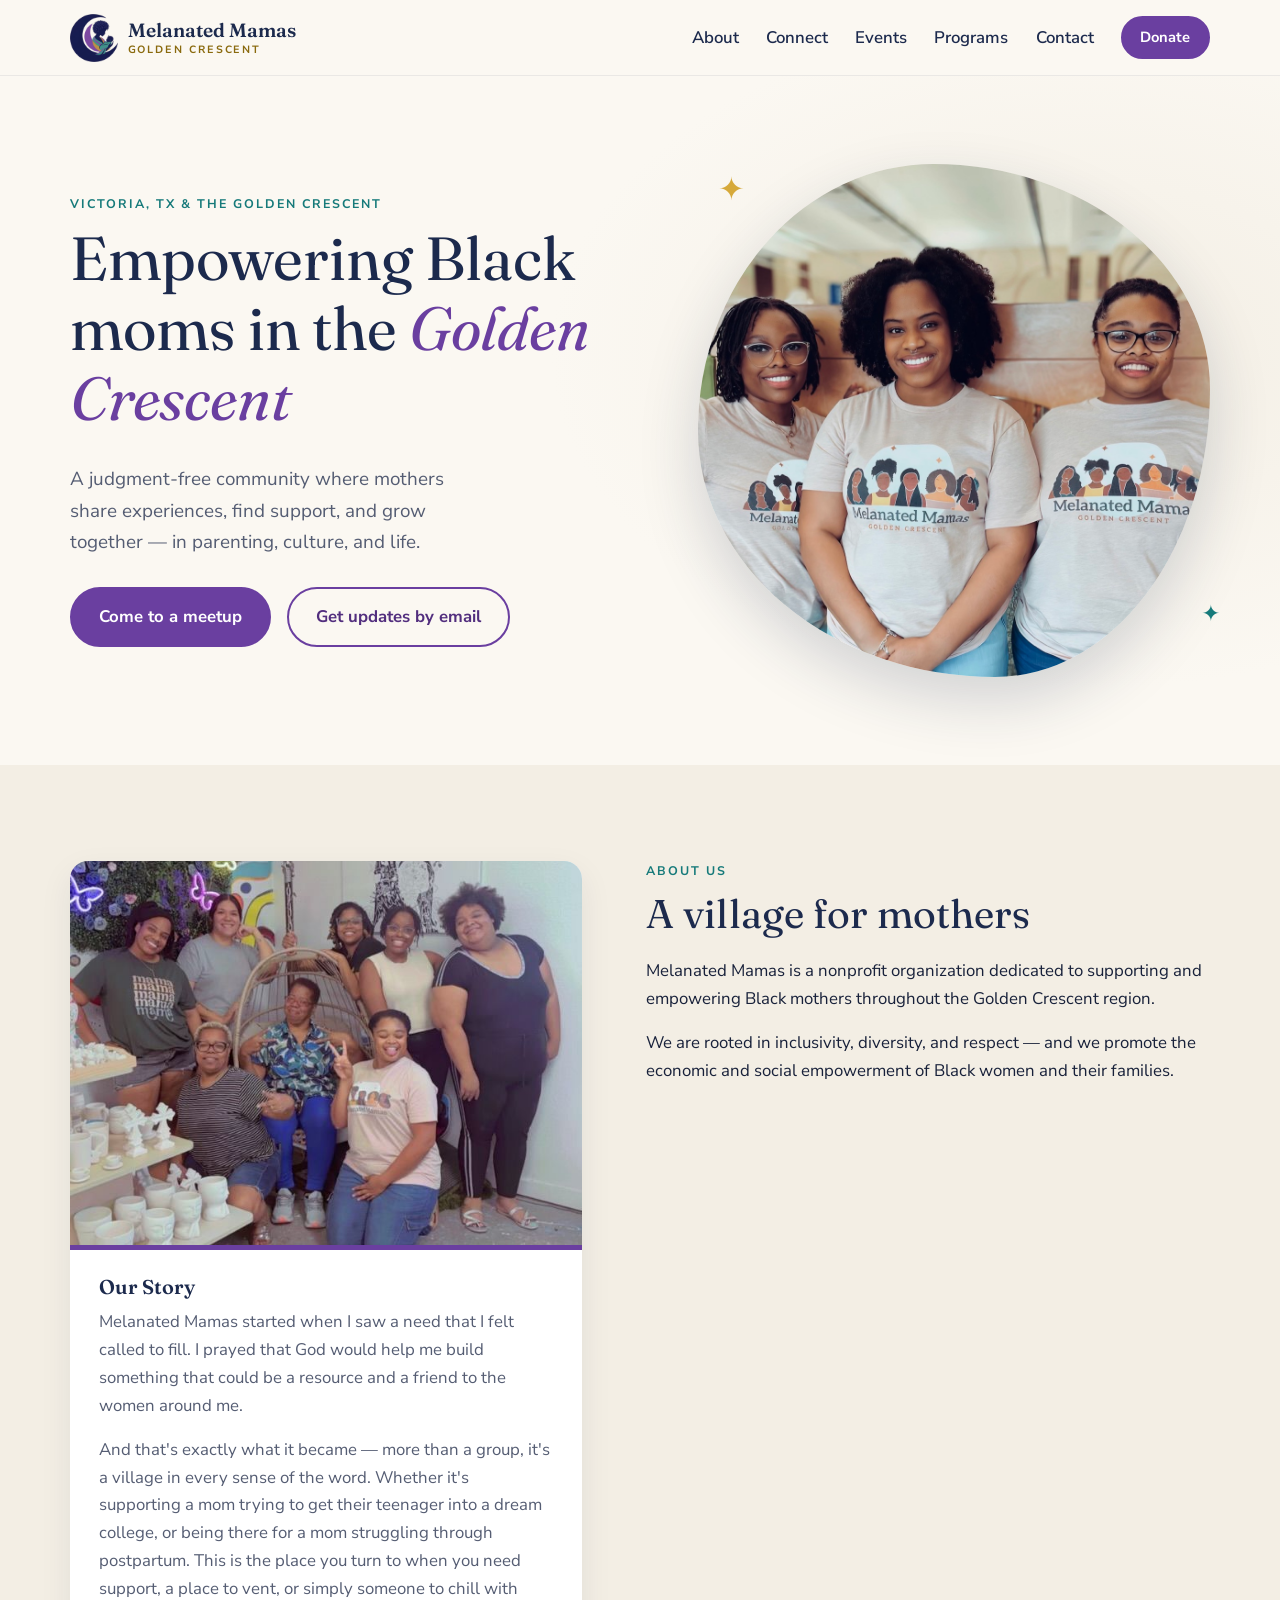
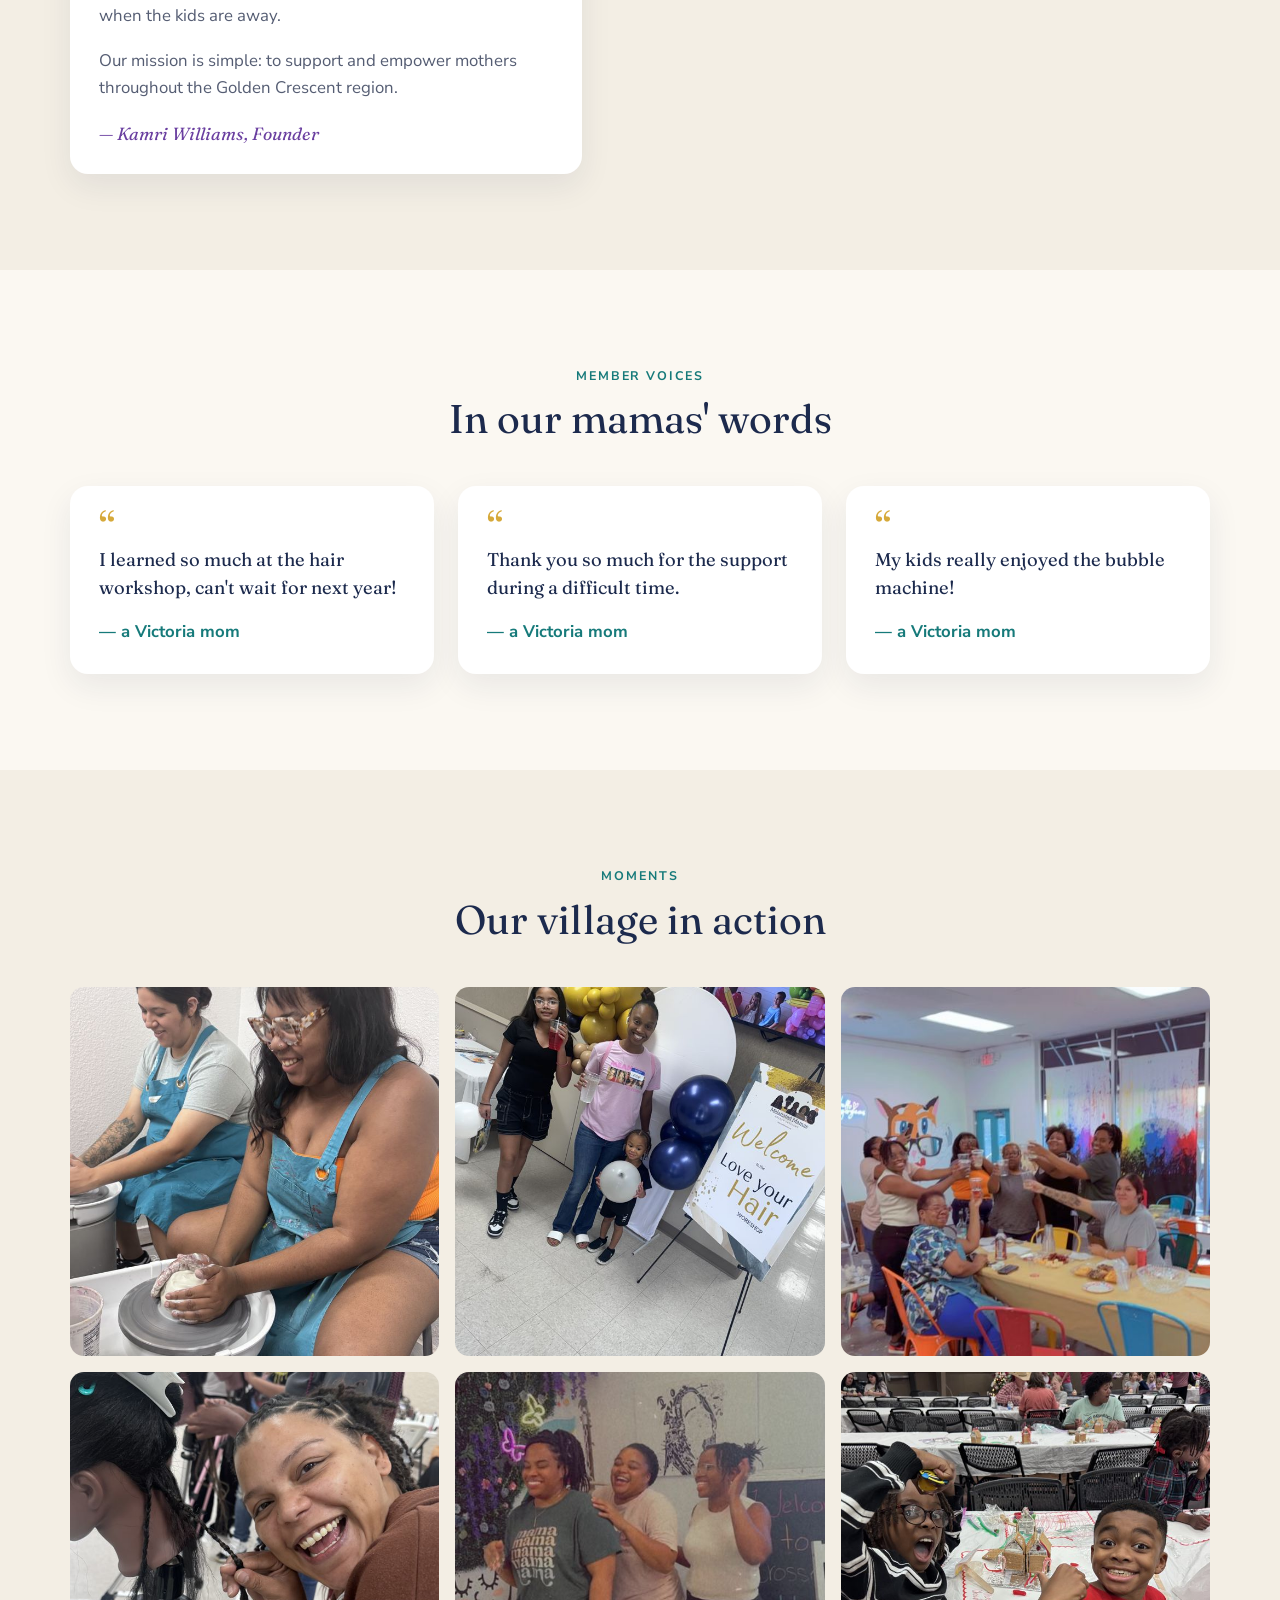
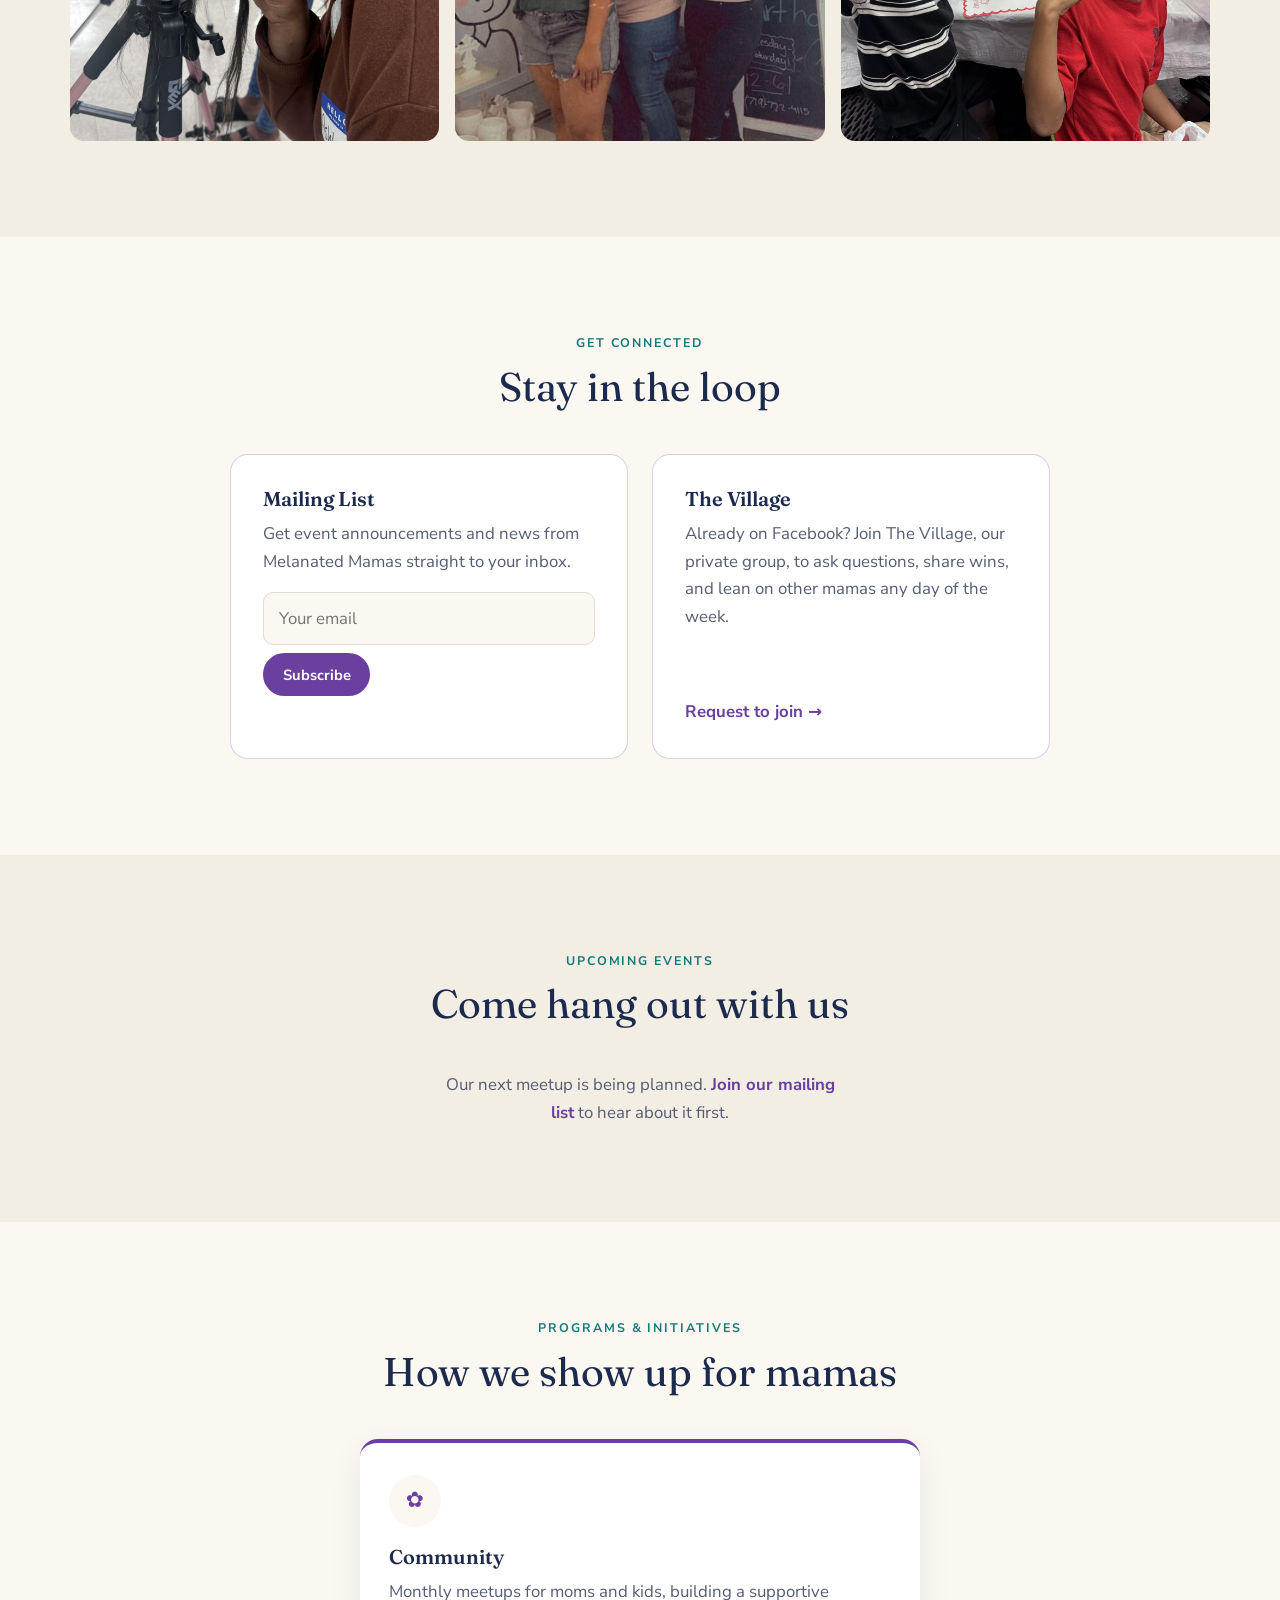
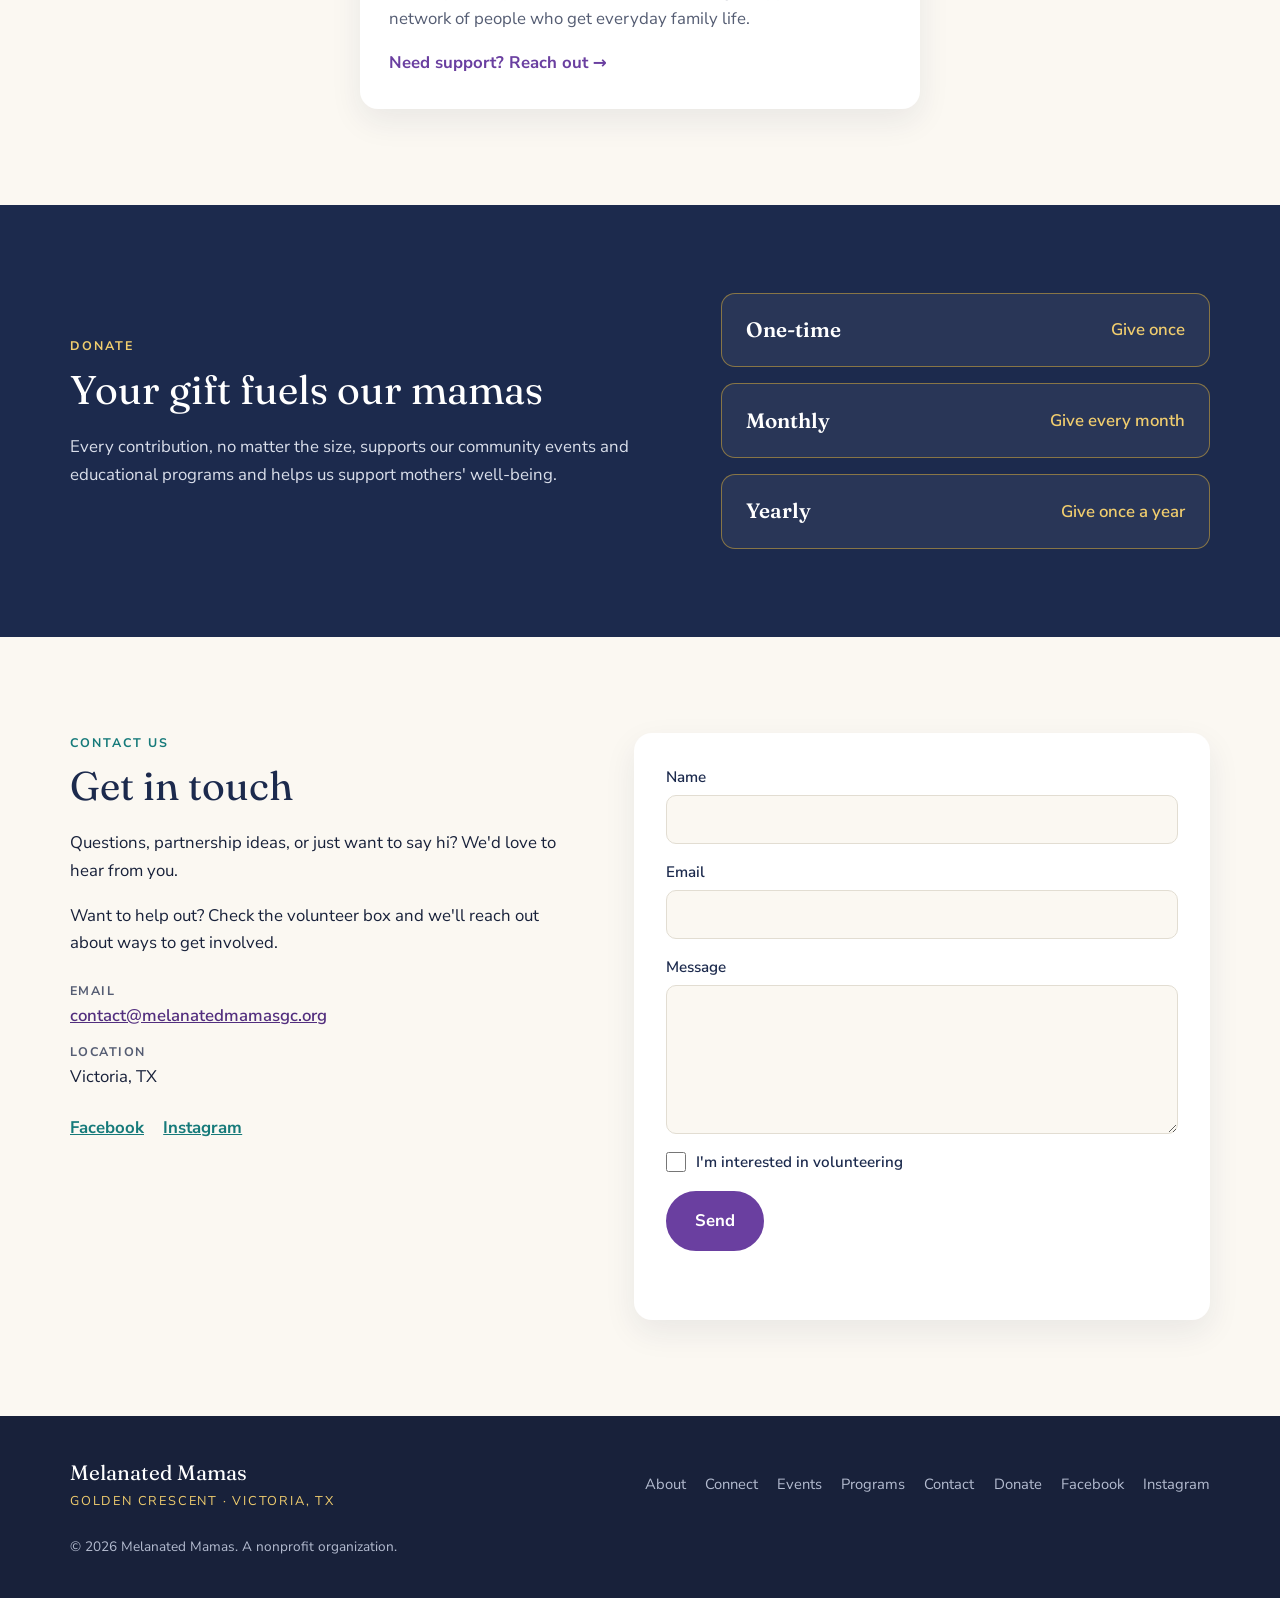
<file: index.html>
<!DOCTYPE html>
<html lang="en">
<head>
  <meta charset="UTF-8">
  <meta name="viewport" content="width=device-width, initial-scale=1.0">
  <title>Melanated Mamas Golden Crescent</title>
  <meta name="description" content="Melanated Mamas is a nonprofit supporting and empowering Black mothers throughout the Golden Crescent region of Texas.">
  <!-- Link previews (Facebook, iMessage, etc.). Image and URLs must be full addresses. -->
  <meta property="og:type" content="website">
  <meta property="og:site_name" content="Melanated Mamas">
  <meta property="og:title" content="Melanated Mamas · Golden Crescent">
  <meta property="og:description" content="A judgment-free community where moms in Victoria and the Golden Crescent share experiences, find support, and grow together.">
  <meta property="og:url" content="https://melanatedmamas.org/">
  <meta property="og:image" content="https://melanatedmamas.org/assets/og-image.jpg">
  <meta property="og:image:width" content="1200">
  <meta property="og:image:height" content="630">
  <meta property="og:image:alt" content="Melanated Mamas logo beside three smiling members in matching t-shirts">
  <meta name="twitter:card" content="summary_large_image">
  <link rel="icon" type="image/png" sizes="32x32" href="assets/favicon-32.png">
  <link rel="icon" type="image/png" sizes="48x48" href="assets/favicon-48.png">
  <link rel="apple-touch-icon" href="assets/apple-touch-icon.png">
  <link rel="preconnect" href="https://fonts.googleapis.com">
  <link rel="preconnect" href="https://fonts.gstatic.com" crossorigin>
  <link href="https://fonts.googleapis.com/css2?family=Fraunces:ital,opsz,wght@0,9..144,400;0,9..144,600;1,9..144,400&family=Nunito+Sans:wght@400;600;700&display=swap" rel="stylesheet">
  <link rel="stylesheet" href="styles.css">
</head>
<body>

  <header class="site-header">
    <!--
      ANNOUNCEMENT BANNER
      Hides itself the day after data-date (YYYY-MM-DD). To reuse it for another
      event, change data-date, the text, and the link. Delete it to remove it.
    -->
    <aside class="announce" data-date="2026-11-21" aria-label="Announcement">
      <div class="container announce-inner">
        <p><strong>Love Your Hair Workshop</strong> <span class="announce-when">Sat, Nov 21 · Victoria</span> <span class="announce-extra">Stylists, Black hair history &amp; giveaways. Kids welcome!</span></p>
        <a href="https://form.jotform.com/241519229820153" class="announce-link" target="_blank" rel="noopener">Register free →</a>
      </div>
    </aside>
    <nav class="nav container">
      <a href="#top" class="brand" aria-label="Melanated Mamas home">
        <img src="assets/logo-mark.png" alt="" width="48" height="48">
        <span class="brand-name">Melanated Mamas <small>Golden Crescent</small></span>
      </a>
      <button class="nav-toggle" aria-expanded="false" aria-controls="nav-links" aria-label="Open menu">
        <span></span><span></span><span></span>
      </button>
      <ul class="nav-links" id="nav-links">
        <li><a href="#about">About</a></li>
        <li><a href="#connect">Connect</a></li>
        <li><a href="#events">Events</a></li>
        <li><a href="#programs">Programs</a></li>
        <li><a href="#contact">Contact</a></li>
        <li><a href="#donate" class="btn btn-small">Donate</a></li>
      </ul>
    </nav>
  </header>

  <main id="top">

    <!-- Hero -->
    <section class="hero">
      <div class="container hero-inner">
        <div class="hero-copy">
          <p class="eyebrow">Victoria, TX &amp; the Golden Crescent</p>
          <h1>Empowering Black moms in the <em>Golden Crescent</em></h1>
          <p class="lead">A judgment-free community where mothers share experiences, find support, and grow together — in parenting, culture, and life.</p>
          <div class="hero-actions">
            <a href="#events" class="btn">Come to a meetup</a>
            <a href="#mailing-list" class="btn btn-outline">Get updates by email</a>
          </div>
        </div>
        <figure class="hero-photo">
          <img src="assets/group.jpg" alt="Three smiling Melanated Mamas members wearing matching organization t-shirts" width="1200" height="1118">
          <span class="spark spark-1" aria-hidden="true">✦</span>
          <span class="spark spark-2" aria-hidden="true">✦</span>
        </figure>
      </div>
    </section>

    <!-- About -->
    <section id="about" class="section section-tinted">
      <div class="container">
        <div class="about-grid">
          <div>
            <p class="eyebrow">About Us</p>
            <h2>A village for mothers</h2>
            <p>Melanated Mamas is a nonprofit organization dedicated to supporting and empowering Black mothers throughout the Golden Crescent region.</p>
            <p>We are rooted in inclusivity, diversity, and respect — and we promote the economic and social empowerment of Black women and their families.</p>
          </div>
          <article class="story-card">
            <img src="assets/photos/story-group.jpg" alt="About a dozen Melanated Mamas members smiling together in a colorful art studio" width="621" height="1104" loading="lazy" style="object-position: 50% 56%;">
            <div class="story-body">
              <h3>Our Story</h3>
              <p>Melanated Mamas started when I saw a need that I felt called to fill. I prayed that God would help me build something that could be a resource and a friend to the women around me.</p>
              <p>And that's exactly what it became — more than a group, it's a village in every sense of the word. Whether it's supporting a mom trying to get their teenager into a dream college, or being there for a mom struggling through postpartum. This is the place you turn to when you need support, a place to vent, or simply someone to chill with when the kids are away.</p>
              <p>Our mission is simple: to support and empower mothers throughout the Golden Crescent region.</p>
              <p class="story-sign">— Kamri Williams, Founder</p>
            </div>
          </article>
        </div>
      </div>
    </section>

    <!-- Member voices -->
    <section id="voices" class="section">
      <div class="container">
        <div class="section-head">
          <p class="eyebrow">Member Voices</p>
          <h2>In our mamas' words</h2>
        </div>
        <!-- Only use real quotes, with the member's written OK. She chooses how she's named. No children's names. -->
        <div class="voices">
          <figure class="voice">
            <blockquote>I learned so much at the hair workshop, can't wait for next year!</blockquote>
            <figcaption>— a Victoria mom</figcaption>
          </figure>
          <figure class="voice">
            <blockquote>Thank you so much for the support during a difficult time.</blockquote>
            <figcaption>— a Victoria mom</figcaption>
          </figure>
          <figure class="voice">
            <blockquote>My kids really enjoyed the bubble machine!</blockquote>
            <figcaption>— a Victoria mom</figcaption>
          </figure>
        </div>
      </div>
    </section>

    <!-- Photos -->
    <section id="photos" class="section section-tinted">
      <div class="container">
        <div class="section-head">
          <p class="eyebrow">Moments</p>
          <h2>Our village in action</h2>
        </div>
        <!-- Photos live in assets/photos. Each needs alt text describing what's happening. -->
        <div class="gallery">
          <img src="assets/photos/pottery-wheel.jpg" alt="Two moms in aprons laughing while shaping clay on pottery wheels" width="675" height="900" loading="lazy">
          <img src="assets/photos/love-your-hair-welcome.jpg" alt="A mom and kids with balloons beside the Love Your Hair welcome sign" width="675" height="900" loading="lazy">
          <img src="assets/photos/pottery-cheers.jpg" alt="Moms raising their cups in a cheer around a long table at a pottery studio" width="506" height="900" loading="lazy">
          <img src="assets/photos/love-your-hair-braiding.jpg" alt="A smiling mom practicing braids on a mannequin head at the Love Your Hair workshop" width="675" height="900" loading="lazy">
          <img src="assets/photos/art-studio-friends.jpg" alt="Three friends posing and laughing together at an art studio" width="506" height="900" loading="lazy">
          <img src="assets/photos/holiday-gingerbread.jpg" alt="Two excited boys showing off their gingerbread house at a holiday event" width="900" height="675" loading="lazy">
        </div>
      </div>
    </section>

    <!-- Get connected: the first step -->
    <section id="connect" class="section">
      <div class="container">
        <div class="section-head">
          <p class="eyebrow">Get Connected</p>
          <h2>Stay in the loop</h2>
        </div>
        <div class="connect">
          <article class="connect-item" id="mailing-list">
            <h3>Mailing List</h3>
            <p>Get event announcements and news from Melanated Mamas straight to your inbox.</p>
            <form class="inline-form" data-form="newsletter" action="https://assets.mailerlite.com/jsonp/836077/forms/201625720640767849/subscribe" method="POST" target="_blank">
              <label class="sr-only" for="nl-email">Email address</label>
              <input id="nl-email" type="email" name="fields[email]" placeholder="Your email" required autocomplete="email">
              <input type="hidden" name="ml-submit" value="1">
              <input type="hidden" name="anticsrf" value="true">
              <button type="submit" class="btn btn-small">Subscribe</button>
              <p class="form-status" role="status"></p>
            </form>
          </article>
          <article class="connect-item">
            <h3>The Village</h3>
            <p>Already on Facebook? Join The Village, our private group, to ask questions, share wins, and lean on other mamas any day of the week.</p>
            <a href="https://www.facebook.com/groups/1323276928625323" class="text-link" target="_blank" rel="noopener">Request to join →</a>
          </article>
        </div>
      </div>
    </section>

    <!-- Events -->
    <section id="events" class="section section-tinted">
      <div class="container">
        <div class="section-head">
          <p class="eyebrow">Upcoming Events</p>
          <h2>Come hang out with us</h2>
        </div>

        <!--
          HOW TO ADD AN EVENT
          1. Copy everything from <article class="event" ...> to </article>.
          2. Paste it below the last event, in date order.
          3. Change data-date and datetime to the event day (YYYY-MM-DD), then the details.
          4. Kids not invited? Delete the <span class="tag"> line.
          Past events hide themselves the day after. Delete them whenever you like.
        -->
        <div class="events-list">

          <article class="event" data-date="2026-11-21">
            <div class="event-date" aria-hidden="true"><span>Sat</span><strong>21</strong><span>Nov</span></div>
            <div class="event-body">
              <h3>Love Your Hair Workshop</h3>
              <span class="tag">Kids welcome</span>
              <ul class="event-meta">
                <li><strong>When</strong> <time datetime="2026-11-21T10:30">Saturday, November 21 · 10:30 AM – 1:00 PM</time></li>
                <li><strong>Where</strong> First United Methodist Church<br>
                  <a href="https://www.google.com/maps/search/?api=1&amp;query=First+United+Methodist+Church+407+N+Bridge+St+Victoria+TX" class="text-link" target="_blank" rel="noopener">407 N. Bridge St., Victoria, TX ↗</a></li>
              </ul>
              <p>Come ready to learn, connect, and celebrate your hair — we've got expert stylists, Black hair history, giveaways, and good vibes all morning long!</p>
              <a href="https://form.jotform.com/241519229820153" class="btn btn-small" target="_blank" rel="noopener">Register →</a>
            </div>
          </article>

        </div>
        <p class="events-empty">Our next meetup is being planned. <a href="#mailing-list" class="text-link">Join our mailing list</a> to hear about it first.</p>
      </div>
    </section>

    <!-- Programs -->
    <section id="programs" class="section">
      <div class="container">
        <div class="section-head">
          <p class="eyebrow">Programs &amp; Initiatives</p>
          <h2>How we show up for mamas</h2>
        </div>
        <div class="cards">
          <article class="card">
            <div class="card-icon" aria-hidden="true">✿</div>
            <h3>Community</h3>
            <p>Monthly meetups for moms and kids, building a supportive network of people who get everyday family life.</p>
            <a href="help.html" class="text-link card-link">Need support? Reach out →</a>
          </article>
        </div>
      </div>
    </section>

    <!-- Donate -->
    <section id="donate" class="donate-band">
      <div class="container donate-inner">
        <div>
          <p class="eyebrow eyebrow-light">Donate</p>
          <h2>Your gift fuels our mamas</h2>
          <p>Every contribution, no matter the size, supports our community events and educational programs and helps us support mothers' well-being.</p>
        </div>
        <div class="donate-options">
          <a class="donate-option" href="https://subscribe.wordpress.com/memberships/?blog=224985119&amp;plan=72&amp;lang=en&amp;pid=69" target="_blank" rel="noopener">
            <strong>One-time</strong><span>Give once</span>
          </a>
          <a class="donate-option" href="https://subscribe.wordpress.com/memberships/?blog=224985119&amp;plan=73&amp;lang=en&amp;pid=69" target="_blank" rel="noopener">
            <strong>Monthly</strong><span>Give every month</span>
          </a>
          <a class="donate-option" href="https://subscribe.wordpress.com/memberships/?blog=224985119&amp;plan=74&amp;lang=en&amp;pid=69" target="_blank" rel="noopener">
            <strong>Yearly</strong><span>Give once a year</span>
          </a>
        </div>
      </div>
    </section>

    <!-- Contact -->
    <section id="contact" class="section">
      <div class="container two-col">
        <div>
          <p class="eyebrow">Contact Us</p>
          <h2>Get in touch</h2>
          <p>Questions, partnership ideas, or just want to say hi? We'd love to hear from you.</p>
          <p>Want to help out? Check the volunteer box and we'll reach out about ways to get involved.</p>
          <ul class="contact-list">
            <li><strong>Email</strong><a href="mailto:contact@melanatedmamasgc.org">contact@melanatedmamasgc.org</a></li>
            <li><strong>Location</strong><span>Victoria, TX</span></li>
          </ul>
          <div class="socials">
            <a href="https://www.facebook.com/groups/1323276928625323" target="_blank" rel="noopener">Facebook</a>
            <a href="https://www.instagram.com/melanatedmgc/" target="_blank" rel="noopener">Instagram</a>
          </div>
        </div>
        <form class="form-card" data-form="contact" action="https://formspree.io/f/xkjoyddz" method="POST">
          <label>Name
            <input type="text" name="name" required autocomplete="name">
          </label>
          <label>Email
            <input type="email" name="email" required autocomplete="email">
          </label>
          <label>Message
            <textarea name="message" rows="5" required></textarea>
          </label>
          <label class="checkbox">
            <input type="checkbox" name="volunteer" value="Yes">
            I'm interested in volunteering
          </label>
          <!-- Spam trap: hidden from people, bots fill it in -->
          <div class="hp" aria-hidden="true">
            <label>Leave this empty <input type="text" name="_gotcha" tabindex="-1" autocomplete="off"></label>
          </div>
          <button type="submit" class="btn">Send</button>
          <p class="form-status" role="status"></p>
        </form>
      </div>
    </section>

  </main>

  <footer class="site-footer">
    <div class="container footer-inner">
      <div>
        <p class="footer-name">Melanated Mamas</p>
        <p class="footer-sub">Golden Crescent · Victoria, TX</p>
      </div>
      <nav class="footer-links" aria-label="Footer">
        <a href="#about">About</a>
        <a href="#connect">Connect</a>
        <a href="#events">Events</a>
        <a href="#programs">Programs</a>
        <a href="#contact">Contact</a>
        <a href="#donate">Donate</a>
        <a href="https://www.facebook.com/groups/1323276928625323" target="_blank" rel="noopener">Facebook</a>
        <a href="https://www.instagram.com/melanatedmgc/" target="_blank" rel="noopener">Instagram</a>
      </nav>
      <p class="footer-copy">&copy; <span id="year"></span> Melanated Mamas. A nonprofit organization.</p>
    </div>
  </footer>

  <script src="script.js"></script>
</body>
</html>
</file>
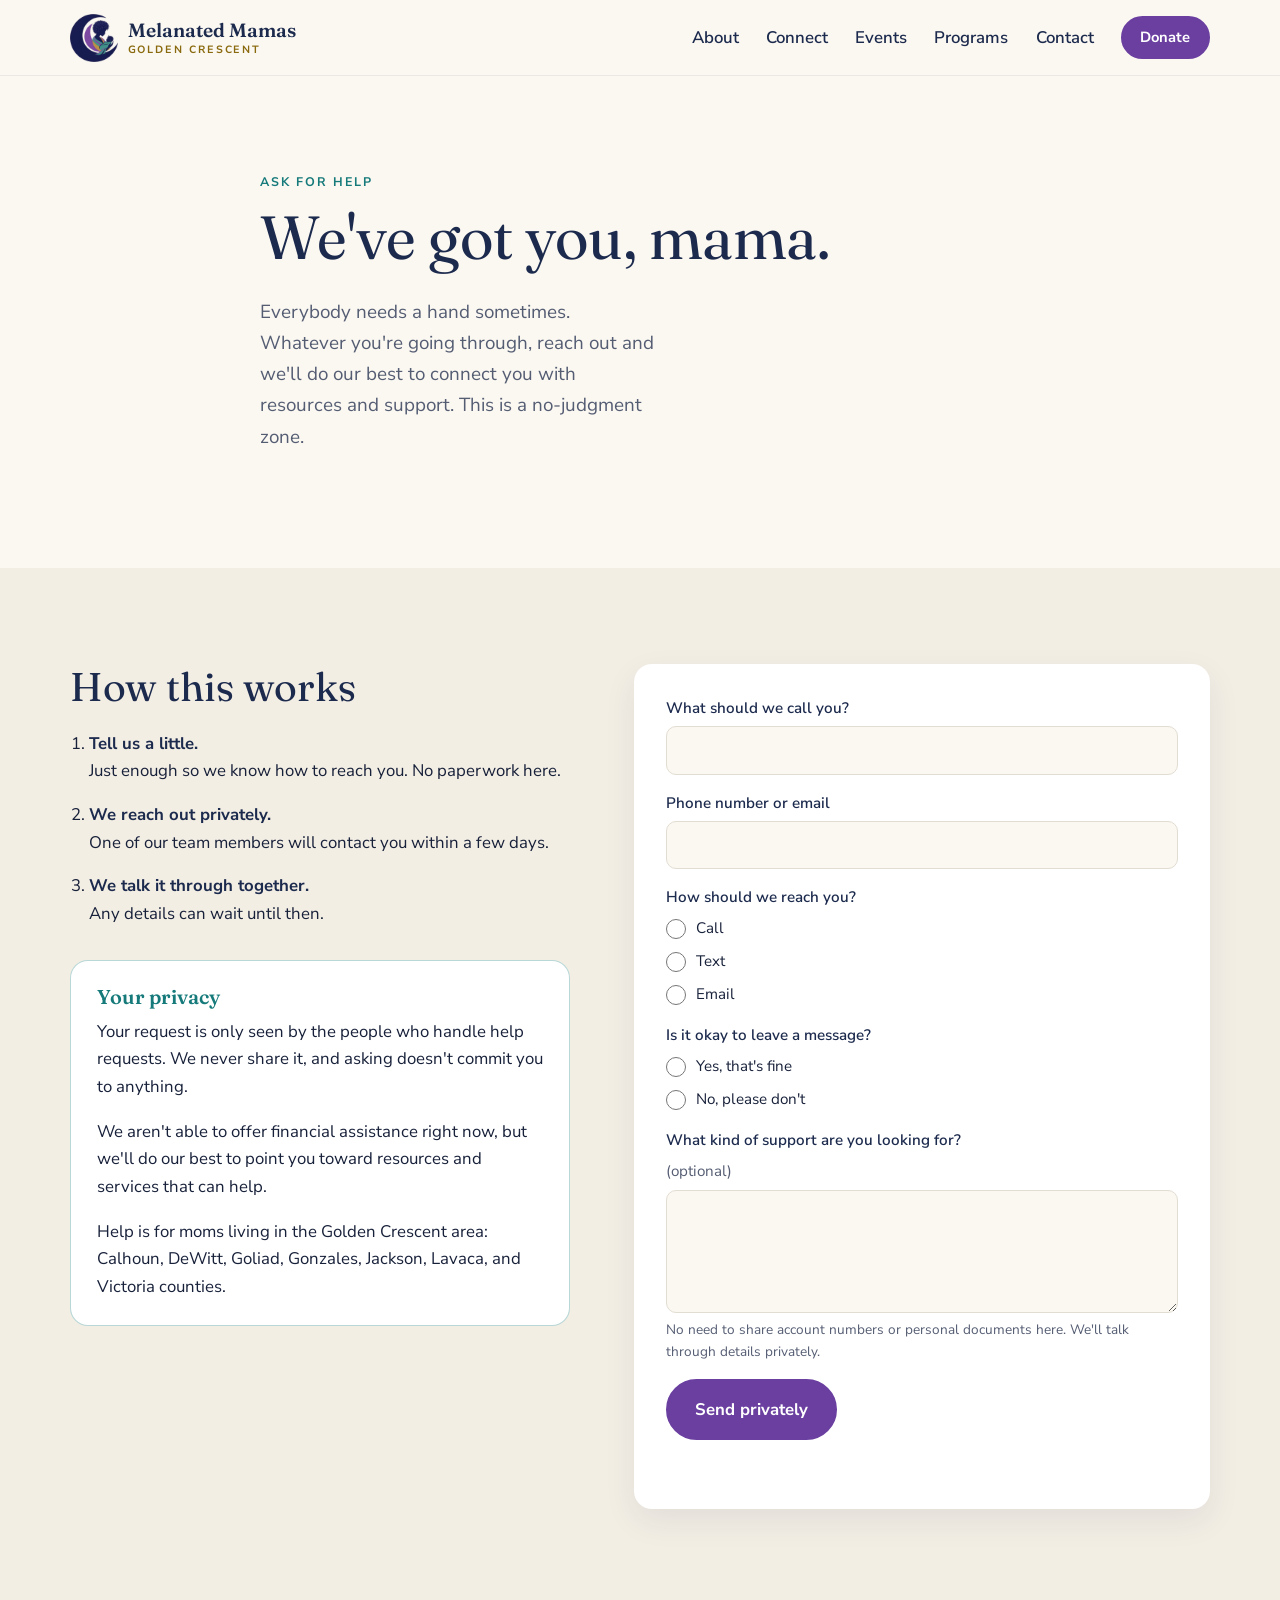
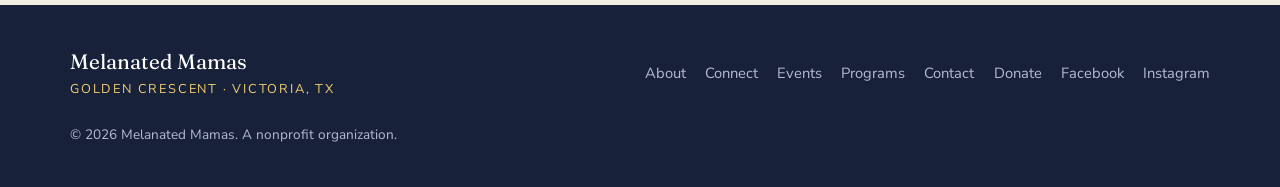
<file: help.html>
<!DOCTYPE html>
<html lang="en">
<head>
  <meta charset="UTF-8">
  <meta name="viewport" content="width=device-width, initial-scale=1.0">
  <title>Ask for Help · Melanated Mamas Golden Crescent</title>
  <meta name="description" content="A private way for moms to reach out to Melanated Mamas when they need support.">
  <!-- Link previews (Facebook, iMessage, etc.). Image and URLs must be full addresses. -->
  <meta property="og:type" content="website">
  <meta property="og:site_name" content="Melanated Mamas">
  <meta property="og:title" content="Ask for Help · Melanated Mamas">
  <meta property="og:description" content="Need a hand? Reach out privately and we'll do our best to connect you with resources and support. No judgment.">
  <meta property="og:url" content="https://melanatedmamas.org/help.html">
  <meta property="og:image" content="https://melanatedmamas.org/assets/og-image.jpg">
  <meta property="og:image:width" content="1200">
  <meta property="og:image:height" content="630">
  <meta property="og:image:alt" content="Melanated Mamas logo beside three smiling members in matching t-shirts">
  <meta name="twitter:card" content="summary_large_image">
  <link rel="icon" type="image/png" sizes="32x32" href="assets/favicon-32.png">
  <link rel="icon" type="image/png" sizes="48x48" href="assets/favicon-48.png">
  <link rel="apple-touch-icon" href="assets/apple-touch-icon.png">
  <link rel="preconnect" href="https://fonts.googleapis.com">
  <link rel="preconnect" href="https://fonts.gstatic.com" crossorigin>
  <link href="https://fonts.googleapis.com/css2?family=Fraunces:ital,opsz,wght@0,9..144,400;0,9..144,600;1,9..144,400&family=Nunito+Sans:wght@400;600;700&display=swap" rel="stylesheet">
  <link rel="stylesheet" href="styles.css">
</head>
<body>

  <header class="site-header">
    <nav class="nav container">
      <a href="index.html" class="brand" aria-label="Melanated Mamas home">
        <img src="assets/logo-mark.png" alt="" width="48" height="48">
        <span class="brand-name">Melanated Mamas <small>Golden Crescent</small></span>
      </a>
      <button class="nav-toggle" aria-expanded="false" aria-controls="nav-links" aria-label="Open menu">
        <span></span><span></span><span></span>
      </button>
      <ul class="nav-links" id="nav-links">
        <li><a href="index.html#about">About</a></li>
        <li><a href="index.html#connect">Connect</a></li>
        <li><a href="index.html#events">Events</a></li>
        <li><a href="index.html#programs">Programs</a></li>
        <li><a href="index.html#contact">Contact</a></li>
        <li><a href="index.html#donate" class="btn btn-small">Donate</a></li>
      </ul>
    </nav>
  </header>

  <main>

    <section class="section help-intro">
      <div class="container narrow">
        <p class="eyebrow">Ask for Help</p>
        <h1>We've got you, mama.</h1>
        <p class="lead">Everybody needs a hand sometimes. Whatever you're going through, reach out and we'll do our best to connect you with resources and support. This is a no-judgment zone.</p>
      </div>
    </section>

    <section class="section section-tinted">
      <div class="container two-col">
        <div>
          <h2>How this works</h2>
          <ol class="steps">
            <li><strong>Tell us a little.</strong> Just enough so we know how to reach you. No paperwork here.</li>
            <li><strong>We reach out privately.</strong> One of our team members will contact you within a few days.</li>
            <li><strong>We talk it through together.</strong> Any details can wait until then.</li>
          </ol>

          <div class="privacy-note">
            <h3>Your privacy</h3>
            <p>Your request is only seen by the people who handle help requests. We never share it, and asking doesn't commit you to anything.</p>
            <p>We aren't able to offer financial assistance right now, but we'll do our best to point you toward resources and services that can help.</p>
            <p>Help is for moms living in the Golden Crescent area: Calhoun, DeWitt, Goliad, Gonzales, Jackson, Lavaca, and Victoria counties.</p>
          </div>
        </div>

        <form class="form-card" data-form="help" action="https://formspree.io/f/mnpjrapo" method="POST">
          <label>What should we call you?
            <input type="text" name="name" required autocomplete="given-name">
          </label>

          <label>Phone number or email
            <input type="text" name="reach" required autocomplete="off">
          </label>

          <fieldset class="choices">
            <legend>How should we reach you?</legend>
            <label class="checkbox"><input type="radio" name="contact_method" value="Call" required> Call</label>
            <label class="checkbox"><input type="radio" name="contact_method" value="Text"> Text</label>
            <label class="checkbox"><input type="radio" name="contact_method" value="Email"> Email</label>
          </fieldset>

          <fieldset class="choices">
            <legend>Is it okay to leave a message?</legend>
            <label class="checkbox"><input type="radio" name="leave_message" value="Yes" required> Yes, that's fine</label>
            <label class="checkbox"><input type="radio" name="leave_message" value="No"> No, please don't</label>
          </fieldset>

          <label>What kind of support are you looking for? <span class="optional">(optional)</span>
            <textarea name="message" rows="4" maxlength="1000"></textarea>
            <span class="hint">No need to share account numbers or personal documents here. We'll talk through details privately.</span>
          </label>

          <!-- Spam trap: hidden from people, bots fill it in -->
          <div class="hp" aria-hidden="true">
            <label>Leave this empty <input type="text" name="_gotcha" tabindex="-1" autocomplete="off"></label>
          </div>
          <button type="submit" class="btn">Send privately</button>
          <p class="form-status" role="status"></p>
        </form>
      </div>
    </section>

  </main>

  <footer class="site-footer">
    <div class="container footer-inner">
      <div>
        <p class="footer-name">Melanated Mamas</p>
        <p class="footer-sub">Golden Crescent · Victoria, TX</p>
      </div>
      <nav class="footer-links" aria-label="Footer">
        <a href="index.html#about">About</a>
        <a href="index.html#connect">Connect</a>
        <a href="index.html#events">Events</a>
        <a href="index.html#programs">Programs</a>
        <a href="index.html#contact">Contact</a>
        <a href="index.html#donate">Donate</a>
        <a href="https://www.facebook.com/groups/1323276928625323" target="_blank" rel="noopener">Facebook</a>
        <a href="https://www.instagram.com/melanatedmgc/" target="_blank" rel="noopener">Instagram</a>
      </nav>
      <p class="footer-copy">&copy; <span id="year"></span> Melanated Mamas. A nonprofit organization.</p>
    </div>
  </footer>

  <script src="script.js"></script>
</body>
</html>
</file>
<file: styles.css>
/* Palette: warm cream, navy, purple, teal, gold */
:root {
  --cream: #fbf8f2;
  --sand: #f3eee4;
  --navy: #1c2a4d;
  --ink: #18213a;
  --muted: #555d73;
  --purple: #6a3fa0;
  --purple-deep: #522e7e;
  --teal: #167a7a;
  --gold: #d6a93a;
  --gold-light: #f0cd6e;
  --gold-dark: #8a6a0e; /* gold that's readable as small text on cream */
  --radius: 18px;
  --shadow: 0 12px 32px rgba(28, 42, 77, 0.08);
}

* { box-sizing: border-box; }

html { scroll-behavior: smooth; scroll-padding-top: 90px; }
/* Leave room for the pinned banner too, while it's showing */
html:has(.announce:not([hidden])) { scroll-padding-top: 150px; }

body {
  margin: 0;
  font-family: "Nunito Sans", system-ui, -apple-system, sans-serif;
  font-size: 1.05rem;
  line-height: 1.65;
  color: var(--ink);
  background: var(--cream);
}

img { max-width: 100%; height: auto; display: block; }

h1, h2, h3 {
  font-family: "Fraunces", Georgia, serif;
  font-weight: 600;
  line-height: 1.15;
  color: var(--navy);
  margin: 0 0 0.5em;
}
h1 { font-size: clamp(2.3rem, 5.5vw, 3.8rem); font-weight: 400; }
h2 { font-size: clamp(1.8rem, 4vw, 2.5rem); font-weight: 400; }
h3 { font-size: 1.25rem; }
em { color: var(--purple); font-style: italic; }
p { margin: 0 0 1em; }
a { color: inherit; }

.container { width: min(1140px, 100% - 2.5rem); margin-inline: auto; }

.sr-only {
  position: absolute; width: 1px; height: 1px; overflow: hidden;
  clip: rect(0 0 0 0); white-space: nowrap;
}

.eyebrow {
  text-transform: uppercase;
  letter-spacing: 0.16em;
  font-size: 0.78rem;
  font-weight: 700;
  color: var(--teal);
  margin-bottom: 0.8em;
}
.eyebrow-light { color: var(--gold-light); }

/* Buttons */
.btn {
  display: inline-block;
  padding: 0.85em 1.6em;
  border-radius: 999px;
  background: var(--purple);
  color: #fff;
  font: inherit;
  font-weight: 700;
  text-decoration: none;
  border: 2px solid var(--purple);
  cursor: pointer;
  transition: background 0.2s, color 0.2s, transform 0.2s;
}
.btn:hover { background: var(--purple-deep); border-color: var(--purple-deep); transform: translateY(-2px); }
.btn-outline { background: transparent; color: var(--purple-deep); }
.btn-outline:hover { color: #fff; }
.btn-small { padding: 0.5em 1.2em; font-size: 0.92rem; }

/* Announcement banner */
.announce { background: var(--gold-light); color: var(--navy); font-size: 0.95rem; }
.announce-inner {
  display: flex; align-items: center; justify-content: center; flex-wrap: wrap;
  gap: 0.4rem 1.2rem; padding-block: 0.6rem; text-align: center;
}
.announce p { margin: 0; }
.announce strong { font-family: "Fraunces", Georgia, serif; font-size: 1.05rem; }
.announce-when { font-weight: 700; color: var(--purple-deep); margin-left: 0.3rem; }
.announce-extra { margin-left: 0.3rem; }
.announce-link {
  display: inline-block; padding: 0.3em 1em; border-radius: 999px;
  background: var(--navy); color: #fff; font-weight: 700; text-decoration: none;
  transition: background 0.2s;
}
.announce-link:hover { background: var(--purple-deep); }

/* Header */
.site-header {
  position: sticky; top: 0; z-index: 10;
  background: rgba(251, 248, 242, 0.94);
  backdrop-filter: blur(8px);
  border-bottom: 1px solid rgba(28, 42, 77, 0.08);
}
.nav { display: flex; align-items: center; justify-content: space-between; padding-block: 0.5rem; }
.brand { display: flex; align-items: center; gap: 0.6rem; text-decoration: none; padding-block: 0.35rem; }
.brand img { height: 48px; width: 48px; }
.brand-name { font-family: "Fraunces", Georgia, serif; font-weight: 600; font-size: 1.2rem; line-height: 1.05; color: var(--navy); }
.brand-name small {
  display: block; margin-top: 0.2rem;
  font-family: "Nunito Sans", sans-serif; font-size: 0.66rem; font-weight: 700;
  letter-spacing: 0.18em; text-transform: uppercase; color: var(--gold-dark);
}
.nav-links { display: flex; align-items: center; gap: 1.7rem; list-style: none; margin: 0; padding: 0; }
.nav-links a:not(.btn) { text-decoration: none; font-weight: 600; color: var(--navy); }
.nav-links a:not(.btn):hover { color: var(--purple); }

.nav-toggle { display: none; background: none; border: 0; padding: 8px; cursor: pointer; }
.nav-toggle span { display: block; width: 24px; height: 2px; background: var(--navy); margin: 5px 0; transition: transform 0.2s, opacity 0.2s; }

/* Hero */
.hero {
  padding-block: clamp(2.5rem, 7vw, 5.5rem);
  background:
    radial-gradient(ellipse 60% 70% at 85% 40%, var(--sand), transparent 70%),
    var(--cream);
  overflow: hidden;
}
.hero-inner { display: grid; grid-template-columns: 1.1fr 1fr; gap: clamp(2rem, 5vw, 4rem); align-items: center; }
.lead { font-size: 1.18rem; color: var(--muted); max-width: 36ch; }
.hero-actions { display: flex; gap: 1rem; flex-wrap: wrap; margin-top: 1.8rem; }

.hero-photo { position: relative; margin: 0; }
.hero-photo img {
  border-radius: 46% 54% 42% 58% / 52% 44% 56% 48%;
  box-shadow: 0 24px 60px rgba(28, 42, 77, 0.18);
  aspect-ratio: 1;
  object-fit: cover;
  width: 100%;
}
.spark { position: absolute; color: var(--gold); font-size: 2rem; line-height: 1; }
.spark-1 { top: 2%; left: 4%; }
.spark-2 { bottom: 10%; right: -2%; font-size: 1.4rem; color: var(--teal); }

/* Sections */
.section { padding-block: clamp(3.5rem, 8vw, 6rem); }
.section-tinted { background: var(--sand); }
.section-head { text-align: center; margin-bottom: 2.75rem; }
.two-col { display: grid; grid-template-columns: 1fr 1.15fr; gap: clamp(2rem, 5vw, 4rem); align-items: start; }

/* About */
/* Story card sits on the left on desktop, mirroring the hero, so the two sections don't look alike */
.about-grid { display: grid; grid-template-columns: 1fr 1.1fr; gap: clamp(2rem, 5vw, 4rem); align-items: start; }
.about-grid .story-card { order: -1; }
.about-grid > div:first-child { position: sticky; top: 110px; }
.story-card { background: #fff; border-radius: var(--radius); box-shadow: var(--shadow); overflow: hidden; }
.story-card > img, .story-card > .photo-placeholder { width: 100%; aspect-ratio: 4 / 3; object-fit: cover; border-radius: 0; }
.story-body { padding: 1.6rem 1.8rem; border-top: 5px solid var(--purple); }
.story-body p { color: var(--muted); }
.story-body p:last-child { margin: 0; }
.story-body .story-sign { font-family: "Fraunces", Georgia, serif; font-style: italic; font-size: 1.1rem; color: var(--purple); }

/* Member voices */
.voices { display: grid; grid-template-columns: repeat(auto-fit, minmax(240px, 1fr)); gap: 1.5rem; }
.voice { margin: 0; background: #fff; padding: 1.8rem; border-radius: var(--radius); box-shadow: var(--shadow); display: grid; gap: 1rem; align-content: start; }
.voice blockquote { margin: 0; font-family: "Fraunces", Georgia, serif; font-size: 1.15rem; line-height: 1.5; color: var(--navy); }
.voice blockquote::before { content: "“"; display: block; font-size: 2.6rem; line-height: 0.6; color: var(--gold); margin-bottom: 0.4rem; }
.voice figcaption { font-weight: 700; color: var(--teal); }
.voice .placeholder::before { content: none; }

/* Photo gallery */
.gallery { display: grid; grid-template-columns: repeat(3, 1fr); gap: 1rem; }
.gallery img, .gallery .photo-placeholder { width: 100%; aspect-ratio: 1; object-fit: cover; border-radius: 14px; }
.photo-placeholder {
  display: grid; place-items: center; text-align: center; padding: 1rem;
  background: repeating-linear-gradient(45deg, #ece6da, #ece6da 10px, #e4ddcf 10px, #e4ddcf 20px);
  color: var(--muted); font-weight: 700; font-size: 0.85rem; letter-spacing: 0.08em;
  border-radius: 14px;
}
@media (max-width: 600px) { .gallery { grid-template-columns: repeat(2, 1fr); gap: 0.6rem; } }

/* Program cards */
.cards { display: grid; grid-template-columns: repeat(auto-fit, minmax(240px, 1fr)); gap: 1.5rem; }
.card {
  background: #fff;
  padding: 2rem 1.8rem;
  border-radius: var(--radius);
  box-shadow: var(--shadow);
  transition: transform 0.2s;
}
.card:hover { transform: translateY(-4px); }
.card:only-child { justify-self: center; width: min(100%, 560px); }
.card p { color: var(--muted); margin: 0; }
.card-icon {
  width: 52px; height: 52px; border-radius: 50%;
  display: grid; place-items: center;
  background: var(--cream); color: var(--purple);
  font-size: 1.35rem; font-weight: 700;
  margin-bottom: 1.1rem;
}
.card:nth-child(2) .card-icon { color: #a87d14; }
.card:nth-child(3) .card-icon { color: var(--teal); }
.card:nth-child(4) .card-icon { color: var(--navy); }
.card { border-top: 4px solid var(--purple); }
.card:nth-child(2) { border-top-color: var(--gold); }
.card:nth-child(3) { border-top-color: var(--teal); }
.card:nth-child(4) { border-top-color: var(--navy); }

/* Events */
.events-list { display: grid; gap: 1.25rem; max-width: 820px; margin: 0 auto; }
.event {
  display: flex; gap: 1.25rem; align-items: flex-start;
  background: #fff; padding: 1.5rem; border-radius: var(--radius); box-shadow: var(--shadow);
  border-left: 5px solid var(--teal);
}
.event[hidden] { display: none; }
.event-date {
  flex: none; width: 72px; text-align: center; line-height: 1.15;
  background: var(--navy); color: #fff; border-radius: 14px; padding: 0.6rem 0;
}
.event-date span { display: block; font-size: 0.75rem; text-transform: uppercase; letter-spacing: 0.1em; color: var(--gold-light); font-weight: 700; }
.event-date strong { display: block; font-family: "Fraunces", serif; font-size: 1.9rem; font-weight: 600; }
.event-body { flex: 1; min-width: 0; }
.event-body h3 { margin-bottom: 0.4rem; }
.tag {
  display: inline-block; font-size: 0.8rem; font-weight: 700;
  background: rgba(22, 122, 122, 0.12); color: var(--teal);
  padding: 0.2em 0.75em; border-radius: 999px; margin-bottom: 0.75rem;
}
.event-meta { list-style: none; padding: 0; margin: 0 0 0.9rem; display: grid; gap: 0.4rem; }
.event-meta strong { display: block; font-size: 0.75rem; text-transform: uppercase; letter-spacing: 0.12em; color: var(--muted); }
.event-body p { color: var(--muted); }
/* Shown only when there are no upcoming events */
.events-empty { display: none; text-align: center; color: var(--muted); max-width: 40ch; margin: 0 auto; }
.events-list:not(:has(.event:not([hidden]))) + .events-empty { display: block; }

/* Connect */
.connect { display: grid; grid-template-columns: repeat(auto-fit, minmax(260px, 1fr)); gap: 1.5rem; max-width: 820px; margin: 0 auto; }
.connect-item {
  padding: 2rem; border-radius: var(--radius);
  border: 1.5px solid rgba(106, 63, 160, 0.25);
  background: #fff;
  display: flex; flex-direction: column;
}
.connect-item p { color: var(--muted); }
.text-link { font-weight: 700; color: var(--purple); text-decoration: none; margin-top: auto; }
.text-link:hover { text-decoration: underline; }

.inline-form { display: flex; flex-wrap: wrap; gap: 0.5rem; margin-top: auto; }
.inline-form input { flex: 1 1 160px; }
.inline-form .form-status { flex-basis: 100%; }

/* Donate */
.donate-band { background: var(--navy); color: #d9deea; padding-block: clamp(3.5rem, 8vw, 5.5rem); }
.donate-band h2 { color: #fff; }
.donate-inner { display: grid; grid-template-columns: 1.2fr 1fr; gap: clamp(2rem, 5vw, 4rem); align-items: center; }
.donate-options { display: grid; gap: 1rem; }
.donate-option {
  display: flex; justify-content: space-between; align-items: center;
  padding: 1.2rem 1.5rem; border-radius: 14px;
  background: rgba(255, 255, 255, 0.06);
  border: 1.5px solid rgba(214, 169, 58, 0.55);
  text-decoration: none; color: #fff;
  transition: background 0.2s, border-color 0.2s;
}
.donate-option strong { font-family: "Fraunces", serif; font-size: 1.3rem; font-weight: 600; }
.donate-option span { color: var(--gold-light); font-weight: 600; }
.donate-option:hover { background: var(--purple); border-color: var(--purple); }
.donate-option:hover span { color: #fff; }

/* Forms */
.form-card {
  background: #fff; padding: 2rem; border-radius: var(--radius); box-shadow: var(--shadow);
  display: grid; gap: 1rem;
}
.form-card label { display: grid; gap: 0.35rem; font-weight: 600; color: var(--navy); font-size: 0.95rem; }
.optional { font-weight: 400; color: var(--muted); }
input, select, textarea {
  font: inherit; padding: 0.7em 0.9em;
  border: 1.5px solid #e2ddd2; border-radius: 10px;
  background: var(--cream); color: var(--ink);
}
input:focus, select:focus, textarea:focus {
  outline: none; border-color: var(--purple); box-shadow: 0 0 0 3px rgba(106, 63, 160, 0.18);
}
.form-card .checkbox { display: flex; align-items: center; gap: 0.6rem; font-weight: 600; cursor: pointer; }
.form-card .checkbox input { width: 1.25rem; height: 1.25rem; padding: 0; margin: 0; accent-color: var(--purple); flex: none; }
.form-card .btn { justify-self: start; }
/* Honeypot: moved off-screen rather than display:none, which some bots skip */
.hp { position: absolute; left: -9999px; width: 1px; height: 1px; overflow: hidden; }
.form-status { margin: 0; font-weight: 600; color: var(--purple-deep); min-height: 1.4em; font-size: 0.95rem; }

.choices { border: 0; padding: 0; margin: 0; display: grid; gap: 0.5rem; }
.choices legend { font-weight: 600; color: var(--navy); font-size: 0.95rem; margin-bottom: 0.35rem; padding: 0; }
.choices .checkbox { font-weight: 400; color: var(--ink); }
.hint { font-weight: 400; font-size: 0.85rem; color: var(--muted); }

/* Ask for Help page */
.narrow { max-width: 760px; }
.help-intro h1 { margin-bottom: 0.4em; }
.steps { padding-left: 1.2rem; display: grid; gap: 1rem; margin: 0 0 2rem; }
.steps strong { display: block; color: var(--navy); }
.privacy-note { background: #fff; border-radius: var(--radius); padding: 1.5rem 1.6rem; border: 1.5px solid rgba(22, 122, 122, 0.3); }
.privacy-note h3 { color: var(--teal); }
.privacy-note p:last-child { margin: 0; }
.card-link { display: inline-block; margin-top: 1rem; }

/* Placeholder content the team still needs to fill in. Remove the class once real text is in. */
.placeholder { display: block; background: #fff4c7; border: 1.5px dashed var(--gold); color: #6b4e00; padding: 0.5rem 0.75rem; border-radius: 8px; font-size: 0.9rem; font-weight: 600; }

/* Contact */
.contact-list { list-style: none; padding: 0; margin: 1.5rem 0; display: grid; gap: 0.8rem; }
.contact-list li { display: grid; }
.contact-list strong { font-size: 0.78rem; text-transform: uppercase; letter-spacing: 0.12em; color: var(--muted); }
.contact-list a { color: var(--purple-deep); font-weight: 600; word-break: break-word; }
.socials { display: flex; gap: 1.2rem; }
.socials a { font-weight: 700; color: var(--teal); }

/* Footer */
.site-footer { background: var(--ink); color: #b4bcd0; padding-block: 2.5rem; }
.footer-inner { display: flex; justify-content: space-between; align-items: center; gap: 1.5rem; flex-wrap: wrap; }
.footer-name { font-family: "Fraunces", serif; font-size: 1.3rem; color: #fff; margin: 0; }
.footer-sub { margin: 0; font-size: 0.8rem; letter-spacing: 0.14em; text-transform: uppercase; color: var(--gold-light); }
.footer-links { display: flex; flex-wrap: wrap; gap: 1.2rem; }
.footer-links a { text-decoration: none; font-size: 0.92rem; }
.footer-links a:hover { color: #fff; }
.footer-copy { margin: 0; font-size: 0.85rem; flex-basis: 100%; }

/* Responsive */
@media (max-width: 900px) {
  .hero-inner, .two-col, .about-grid, .donate-inner { grid-template-columns: 1fr; }
  .about-grid .story-card { order: 0; }
  .about-grid > div:first-child { position: static; }
  .hero-photo { max-width: 420px; margin-inline: auto; }
  .connect { grid-template-columns: 1fr; }

  .nav-toggle { display: block; }
  .nav-links {
    position: absolute; top: 100%; left: 0; right: 0;
    flex-direction: column; align-items: stretch; gap: 0;
    padding: 0.5rem 1.25rem 1.5rem;
    background: var(--cream); border-bottom: 1px solid rgba(28, 42, 77, 0.1);
    display: none;
  }
  .nav-links.open { display: flex; }
  .nav-links a:not(.btn) { display: block; padding: 0.75rem 0; }
  .nav-links .btn { margin-top: 0.5rem; text-align: center; display: block; }
  .nav-toggle[aria-expanded="true"] span:nth-child(1) { transform: translateY(7px) rotate(45deg); }
  .nav-toggle[aria-expanded="true"] span:nth-child(2) { opacity: 0; }
  .nav-toggle[aria-expanded="true"] span:nth-child(3) { transform: translateY(-7px) rotate(-45deg); }
}

@media (max-width: 480px) {
  .brand img { height: 42px; width: 42px; }
  .brand-name { font-size: 1.05rem; }
  .announce-extra { display: none; }
  /* Events: date becomes a small badge on top so details get the full width */
  .event { flex-direction: column; gap: 0.9rem; padding: 1.25rem; }
  .event-date { display: flex; align-items: baseline; gap: 0.4rem; width: auto; padding: 0.35rem 0.85rem; }
  .event-date strong { font-size: 1.2rem; }
  .form-card { padding: 1.4rem; }
  .form-card .btn { justify-self: stretch; }
}

@media (prefers-reduced-motion: reduce) {
  * { transition: none !important; }
  html { scroll-behavior: auto; }
}
</file>
